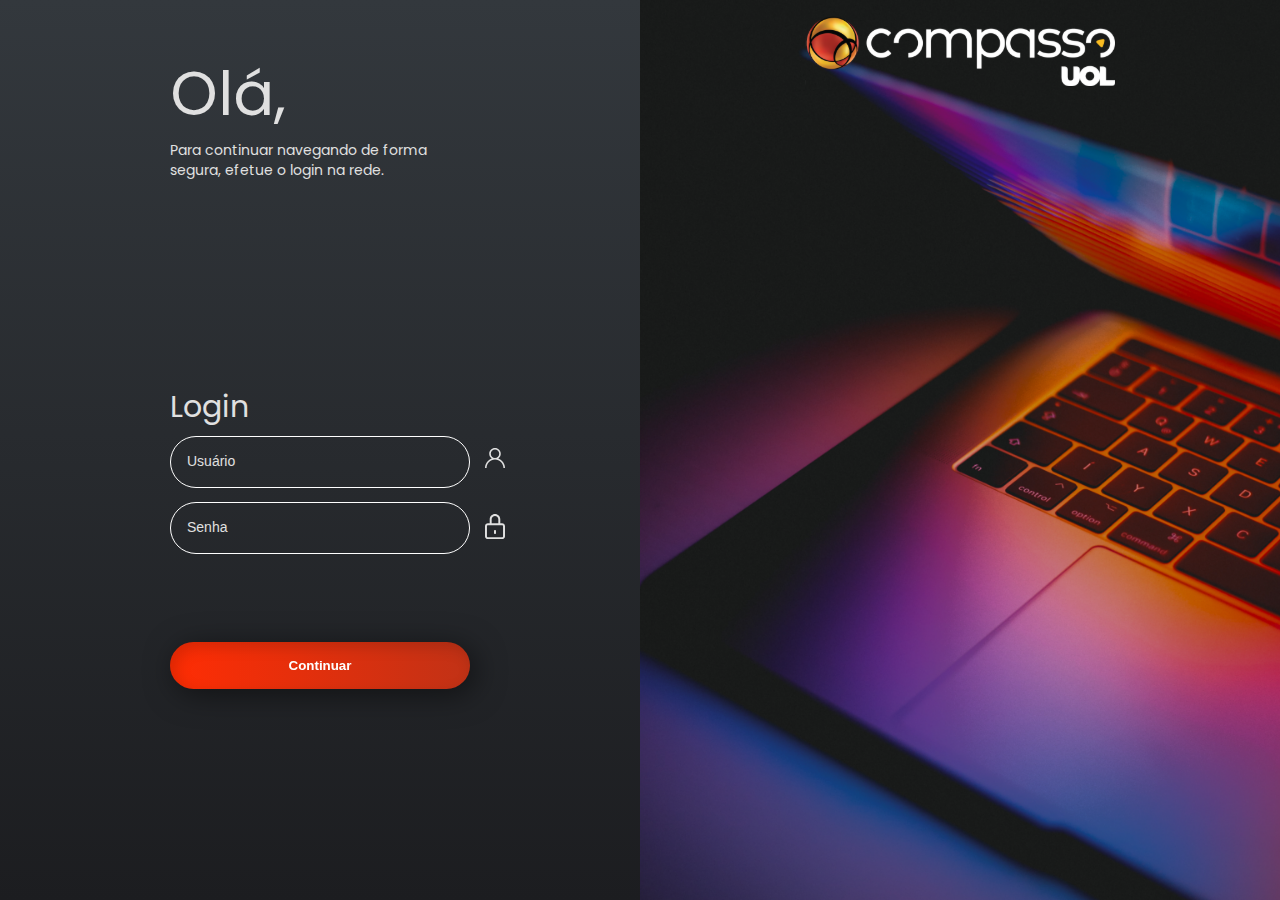
<file: index.html>
<!DOCTYPE html>
<html lang="pt-br">

<head>
  <meta charset="UTF-8">
  <meta http-equiv="X-UA-Compatible" content="IE=edge">
  <meta name="viewport" content="width=device-width, initial-scale=1.0">
  <link rel="icon" type="image/png" sizes="16x16" href="./src/assets/favicon-16x16.png">
  <link rel="preconnect" href="https://fonts.googleapis.com">
  <link rel="preconnect" href="https://fonts.gstatic.com" crossorigin>
  <link href="https://fonts.googleapis.com/css2?family=Nunito:wght@400;700&family=Poppins:wght@400;700&display=swap"
    rel="stylesheet">
  <link rel="stylesheet" href="./src/styles/reset/reset.css">
  <link rel="stylesheet" href="./src/styles/main.css">
  <title>Compass - Login</title>
</head>

<body>
  <main class="container_tela-login">

    <img src="./src/assets/logo-compass.svg" alt="" class="logo_compass-login">

    <section id="tela-login__login">
      <div class="container_login">
        <div class="tela-login__login-header">
          <h1 class="tela-login__login-header__titulo">Olá,</h1>
          <p class="tela-login__login-header__description">Para continuar navegando de forma segura, efetue o login na
            rede.</p>
        </div>
  
        <form class="form__login">
          <h2 class="form__login-titulo">Login</h2>
  
          <div class="form__login-group">
            <label for="usuario" class="form__login-group_label"><img src="./src/assets/icon-user.svg" alt=""
                class="icon"></label>
            <input type="email" id="usuario" name="usuario" class="usuario input-login" placeholder="Usuário">
          </div>
  
          <div class="form__login-group">
            <label for="senha" class="form__login-group_label"><img src="./src/assets/cadeado.svg" alt=""
                class="icon"></label>
            <input type="password" id="senha" name="senha" class="senha input-login" placeholder="Senha">
          </div>
  
          <p class="form__login-error">
            Ops, usuário ou senha inválidos. Tente novamente!
          </p>
  
          <input type="submit" value="Continuar" class="input-button">
        </form>
      </div>
    </section>


    <section id="tela-login__imagem">

      <img src="./src/assets/logo-compass.svg" alt="Logo da CompassUOL" class="tela-login__imagem-logo">

    </section>
  </main>
  <script type="module" src="./src/scripts/dadosUsuario.js"></script>
</body>

</html>
</file>
<file: src/styles/main.css>
.container_tela-login {
  width: 100%;
  height: 100vh;
  display: flex;
  flex-flow: row wrap;
  background: linear-gradient(180deg, #33383D 0%, #1C1D20 100%);
}
.container_tela-login .logo_compass-login {
  display: none;
  height: 100%;
  max-height: 10%;
}
.container_tela-login #tela-login__login {
  width: 50%;
}
.container_tela-login #tela-login__login .container_login {
  width: 90%;
  margin: 0 auto;
  height: 100%;
  display: flex;
  justify-content: center;
  align-items: center;
  flex-direction: column;
}
.container_tela-login #tela-login__login .container_login .tela-login__login-header {
  width: 100%;
  max-width: 300px;
  margin-top: 4rem;
}
.container_tela-login #tela-login__login .container_login .tela-login__login-header .tela-login__login-header__titulo {
  padding-bottom: 1rem;
  color: #E0E0E0;
  font-size: 3.75rem;
}
.container_tela-login #tela-login__login .container_login .tela-login__login-header .tela-login__login-header__description {
  font-size: 0.875rem;
  color: #E0E0E0;
  line-height: 20px;
}
.container_tela-login #tela-login__login .container_login .form__login {
  width: 100%;
  max-width: 300px;
  height: 100%;
  display: flex;
  align-items: center;
  flex-direction: column;
  justify-content: center;
}
.container_tela-login #tela-login__login .container_login .form__login .form__login-titulo {
  font-size: 1.875rem;
  color: #E0E0E0;
  margin-bottom: 1rem;
  align-self: flex-start;
}
.container_tela-login #tela-login__login .container_login .form__login .form__login-group {
  display: flex;
  align-items: flex-end;
  position: relative;
  margin-bottom: 1rem;
  width: 100%;
  max-width: 420px;
  height: 100%;
  max-height: 50px;
}
.container_tela-login #tela-login__login .container_login .form__login .form__login-group .form__login-group_label {
  position: absolute;
  top: 10px;
  left: 315px;
  color: #E0E0E0;
  transition: all 0.5s;
}
.container_tela-login #tela-login__login .container_login .form__login .form__login-group .animation {
  left: 260px;
  transition: all 0.5s;
}
.container_tela-login #tela-login__login .container_login .form__login .form__login-error {
  color: #E9B425;
  font-weight: 700;
  text-align: center;
  line-height: 20px;
  visibility: hidden;
}
.container_tela-login #tela-login__imagem {
  width: 50%;
  background-image: url(../assets/img-login.png);
  background-position: center;
  background-repeat: no-repeat;
  background-size: cover;
  text-align: center;
}
.container_tela-login #tela-login__imagem .tela-login__imagem-logo {
  width: 90%;
  max-width: 310px;
  margin: 1rem auto 0 auto;
}

@media screen and (max-width: 768px) {
  .container_tela-login {
    flex-direction: column;
  }
  .container_tela-login .logo_compass-login {
    display: block;
    padding: 2rem;
  }
  .container_tela-login #tela-login__login {
    width: 100%;
    display: flex;
    justify-content: center;
    align-items: center;
    height: 80%;
  }
  .container_tela-login #tela-login__login .container_login .tela-login__login-header {
    margin-top: 2rem;
  }
  #tela-login__imagem {
    display: none;
  }
}
@media screen and (max-width: 375px) {
  .container_tela-login #tela-login__login .container_login {
    width: 95%;
  }
  .container_tela-login #tela-login__login .container_login .form__login .form__login-group .form__login-group_label {
    left: 310px;
  }
}
body {
  box-sizing: border-box;
  font-family: "Poppins", sans-serif;
  font-size: 1rem;
}

.input-login {
  border: none;
  border-radius: 50px;
  border: 1px solid #FFFFFF;
  padding: 0 3rem 0 1rem;
  background: transparent;
  outline: none;
  color: #E0E0E0;
  width: 100%;
  height: 100%;
}
.input-login::-moz-placeholder {
  color: #E0E0E0;
  font-size: 0.875rem;
  line-height: 20px;
}
.input-login:-ms-input-placeholder {
  color: #E0E0E0;
  font-size: 0.875rem;
  line-height: 20px;
}
.input-login::placeholder {
  color: #E0E0E0;
  font-size: 0.875rem;
  line-height: 20px;
}

.input-button {
  margin-top: 2rem;
  border: none;
  border-radius: 50px;
  width: 100%;
  padding: 1rem;
  background: linear-gradient(90deg, #FF2D04 0%, #C13216 100%);
  box-shadow: inset 5px 5px 15px rgba(0, 0, 0, 0.15);
  color: #FFFFFF;
  filter: drop-shadow(5px 5px 15px rgba(0, 0, 0, 0.5));
  font-weight: 700;
  cursor: pointer;
}

#body_home {
  background: linear-gradient(105.96deg, #FFFFFF 0%, #F0F0F0 97.86%);
  width: 100%;
  height: 100vh;
}
#body_home #home {
  width: 100%;
  height: 100%;
  background-image: url(../assets/img-home.png);
  background-repeat: no-repeat;
  background-position: 0 bottom;
  background-size: 28%;
  font-family: "Poppins", sans-serif;
  display: grid;
  grid-template-rows: 15% 74% 11%;
}
#body_home #home:first-child {
  margin: 0;
}
#body_home #home .tablet_logo_uol {
  display: none;
}
#body_home #home #home__missao {
  height: 100%;
  display: flex;
  justify-content: center;
  align-items: flex-end;
  flex-direction: column;
  text-align: end;
  margin-right: 5rem;
}
#body_home #home #home__missao .home__missao-texto .primeiro-filho {
  font-size: 2rem !important;
}
#body_home #home #home__missao .home__missao-texto .home__missao-texto-ingles {
  color: #C12D18;
  font-size: 3rem;
  font-weight: 700;
}
#body_home #home #home__missao .home__missao-texto .home__missao-texto-traduzido {
  color: #222222;
  line-height: 30px;
}

@media screen and (max-width: 1260px) {
  #body_home #home #home__missao .home__missao-texto .home__missao-texto-ingles {
    font-size: 2.5rem;
  }
}
@media screen and (max-width: 1024px) {
  #body_home #home {
    background-size: 30%;
  }
  #body_home #home #home__missao .home__missao-texto .home__missao-texto-ingles {
    font-size: 2rem;
  }
}
@media screen and (max-width: 825px) {
  #body_home #home {
    background-size: 35%;
  }
  #body_home #home #home__missao {
    margin-right: 3rem;
  }
  #body_home #home #home__missao .home__missao-texto .home__missao-texto-ingles {
    font-size: 1.5rem;
  }
}
@media screen and (max-width: 540px) {
  #body_home {
    height: auto;
  }
  #body_home #home {
    background: none;
    display: flex;
    flex-direction: column;
  }
  #body_home #home .tablet_logo_uol {
    display: block;
    align-self: center;
    width: 40%;
    margin-top: 3rem;
  }
  #body_home #home #home__missao {
    margin-top: 5rem;
    margin-bottom: 8rem;
  }
  #body_home #home #home__missao .home__missao-texto .home__missao-texto-ingles {
    font-size: 1.5rem;
  }
}
@media screen and (max-width: 425px) {
  #body_home #home #home__missao {
    align-self: center;
    margin: 7rem 0 7rem 0;
    width: 100%;
  }
  #body_home #home #home__missao .home__missao-texto {
    text-align: center;
    width: 95%;
    margin: 0 auto;
  }
  #body_home #home #home__missao .home__missao-texto .home__missao-texto-ingles {
    font-size: 1.5rem;
  }
  #body_home #home #home__missao .home__missao-texto .home__missao-texto-traduzido {
    font-size: 0.875rem;
  }
}
#home__header {
  width: 95%;
  margin: 0 auto;
  height: 100%;
  max-height: 9rem;
  padding-top: 1rem;
  display: flex;
  justify-content: space-between;
  align-items: flex-start;
  flex-wrap: wrap;
}
#home__header .home__header-hora {
  text-align: center;
}
#home__header .home__header-hora .home__header-hora__titulo {
  font-size: 8rem;
  font-weight: 700;
  color: #222222;
}
#home__header .home__header-hora .home__header-hora__data {
  font-size: 0.875rem;
  color: #222222;
  margin-top: -0.8rem;
}
#home__header .home__header-localizacao {
  display: flex;
  flex-direction: column;
  align-items: center;
}
#home__header .home__header-localizacao .home__header-localidade {
  font-size: 0.875rem;
  color: #222222;
  margin-bottom: 0.5rem;
}
#home__header .home__header-localizacao .home__header-localizacao__clima {
  display: flex;
  align-items: center;
}
#home__header .home__header-localizacao .home__header-localizacao__clima .home__header-localizacao__clima-estacao {
  width: 100%;
  max-width: 48px;
  max-height: 48px;
  height: 100%;
  margin-right: 10px;
}
#home__header .home__header-localizacao .home__header-localizacao__clima .home__header-localizacao__clima-temperatura {
  font-size: 3rem;
  color: #222222;
  font-weight: 700;
}

@media screen and (max-width: 768px) {
  #home__header .home__header-hora .home__header-hora__titulo {
    font-size: 5.5rem;
  }
  #home__header .home__header-hora .home__header-hora__data {
    font-size: 12px;
    margin: 0;
  }
}
@media screen and (max-width: 540px) {
  #home__header {
    height: auto;
  }
  #home__header .logo_uol {
    display: none;
  }
  #home__header .home__header-hora .home__header-hora__titulo {
    font-size: 4rem;
  }
  #home__header .home__header-hora .home__header-hora__data {
    font-size: 10px;
    margin: 0;
  }
}
@media screen and (max-width: 375px) {
  #home__header .home__header-hora .home__header-hora__titulo {
    font-size: 3rem;
  }
  #home__header .home__header-hora .home__header-hora__data {
    font-size: 8px;
    margin: 0;
  }
  #home__header .home__header-localizacao .home__header-localidade {
    font-size: 0.75rem;
  }
  #home__header .home__header-localizacao .home__header-localizacao__clima .home__header-localizacao__clima-temperatura {
    font-size: 2rem;
  }
  #home__header .home__header-localizacao .home__header-localizacao__clima .home__header-localizacao__clima-estacao {
    max-width: 38px;
    max-height: 38px;
  }
}
#footer {
  height: 100%;
  width: 100%;
  background: linear-gradient(90.16deg, #33383D 0%, #1C1D20 100%);
  display: flex;
  justify-content: space-between;
  align-items: center;
  color: #FFFFFF;
}
#footer .footer_logo_uol {
  display: none;
}
#footer .footer__texto {
  padding: 1rem 3rem 1rem 5rem;
  width: 100%;
  max-width: 540px;
  font-size: 0.75rem;
  text-align: end;
  line-height: 15px;
  border-right: 1px solid #FFFFFF;
}
#footer .footer_temporizador {
  display: flex;
  align-items: center;
  width: 100%;
  max-width: 250px;
}
#footer .footer_temporizador .footer_temporizador-texto {
  width: 50%;
  text-align: end;
  font-size: 14px;
  line-height: 20px;
}
#footer .footer_temporizador .footer_temporizador-contador {
  padding: 0.5rem 0;
  text-align: center;
  width: 50%;
}
#footer .footer_temporizador .footer_temporizador-contador .footer_temporizador-contador_segundos {
  font-size: 2.5rem;
  font-weight: 700;
}
#footer .footer_temporizador .footer_temporizador-contador .footer_temporizador-contador-texto {
  font-size: 0.75rem;
  color: #FFFFFF;
}
#footer .footer_buttons {
  width: 100%;
  max-width: 260px;
  height: 100%;
  display: flex;
}
#footer .footer_buttons .container_footer_button {
  display: flex;
  text-align: center;
  justify-content: center;
  height: 100%;
  width: 50%;
}
#footer .footer_buttons .container_footer_button .button {
  font-size: 0.82rem;
  line-height: 15px;
  border: none;
  cursor: pointer;
  width: 100%;
  height: 100%;
}
#footer .footer_buttons .container_footer_button .link_button {
  width: 100%;
  height: 100%;
  display: flex;
  justify-content: center;
  align-items: center;
  text-decoration: none;
}
#footer .footer_buttons .container_footer_button .footer_button-continuar {
  color: #C12D18;
  background-color: #FFFFFF;
}
#footer .footer_buttons .container_footer_button .footer_button-voltar {
  color: #FFFFFF;
  background: transparent;
  font-weight: 700;
}

@media screen and (max-width: 1024px) {
  #footer .footer__texto {
    font-size: 0.625rem;
    padding: 0 2rem 0 4rem;
  }
}
@media screen and (max-width: 768px) {
  #footer .footer__texto {
    padding: 0 2rem 0 2rem;
    font-size: 0.625rem;
    line-height: 12px;
  }
  #footer .footer_temporizador {
    max-width: 200px;
  }
  #footer .footer_temporizador .footer_temporizador-texto {
    font-size: 0.75rem;
  }
  #footer .footer_temporizador .footer_temporizador-contador .footer_temporizador-contador_segundos {
    font-size: 2.2rem;
  }
  #footer .footer_buttons {
    max-width: 220px;
  }
}
@media screen and (max-width: 540px) {
  #footer {
    height: auto;
    width: auto;
    flex-direction: column;
    text-align: center;
    padding: 1rem 2rem;
  }
  #footer .footer_logo_uol {
    display: block;
    margin: 1rem 0;
  }
  #footer .footer__texto {
    margin-top: 1rem;
    padding: 0;
    text-align: center;
    font-size: 12px;
    border: none;
  }
  #footer .footer_temporizador {
    margin: 2rem 0;
  }
  #footer .footer_temporizador .footer_temporizador-texto {
    text-align: center;
    font-size: 0.75rem;
  }
  #footer .footer_temporizador .footer_temporizador-contador .footer_temporizador-contador_segundos {
    font-size: 3rem;
  }
  #footer .footer_buttons {
    align-items: center;
  }
  #footer .footer_buttons .container_footer_button {
    height: 100%;
  }
  #footer .footer_buttons .container_footer_button .button {
    padding: 1rem;
  }
}
#alert_modal,
#alert_modal_logout {
  width: 100%;
  height: 100vh;
  display: none;
  position: fixed;
  justify-content: center;
  align-items: center;
  background: rgba(0, 0, 0, 0.5);
}
#alert_modal .container_modal,
#alert_modal_logout .container_modal {
  width: 90%;
  margin: 0 auto;
  height: 100%;
  max-height: 300px;
  display: flex;
  align-items: center;
  justify-content: center;
}
#alert_modal .container_modal .modal,
#alert_modal_logout .container_modal .modal {
  width: 100%;
  max-width: 500px;
  height: 100%;
  background-color: #FFFFFF;
  background-image: url(../assets/img-home.png);
  background-repeat: no-repeat;
  background-position: 0 bottom;
  background-size: 30%;
  border-radius: 50px;
  text-align: center;
  position: relative;
}
#alert_modal .container_modal .modal .modal_fechar,
#alert_modal_logout .container_modal .modal .modal_fechar {
  display: flex;
  justify-content: center;
  align-items: center;
  position: absolute;
  background: linear-gradient(90deg, #FF2D04 0%, #C13216 100%);
  width: 100%;
  max-width: 50px;
  height: 100%;
  max-height: 50px;
  border-radius: 50%;
  color: #E0E0E0;
  border: none;
  font-size: 1.5rem;
  font-weight: 700;
  cursor: pointer;
}
#alert_modal .container_modal .modal .modal_fechar:hover,
#alert_modal_logout .container_modal .modal .modal_fechar:hover {
  opacity: 0.9;
  transition: all 0.3s;
}
#alert_modal .container_modal .modal .mensagem_modal,
#alert_modal_logout .container_modal .modal .mensagem_modal {
  margin-top: 3rem;
  font-size: 1.5rem;
  color: #C12D18;
}
#alert_modal .container_modal .modal .modal_buttons,
#alert_modal_logout .container_modal .modal .modal_buttons {
  margin-top: 5rem;
  margin-left: 1rem;
}
#alert_modal .container_modal .modal .modal_buttons .button_modal,
#alert_modal_logout .container_modal .modal .modal_buttons .button_modal {
  padding: 1rem;
  border: none;
  border-radius: 20px;
  background: linear-gradient(90deg, #FF2D04 0%, #C13216 100%);
  color: #FFFFFF;
  font-size: 1.5rem;
  cursor: pointer;
}
#alert_modal .container_modal .modal .modal_buttons .button_modal:hover,
#alert_modal_logout .container_modal .modal .modal_buttons .button_modal:hover {
  opacity: 0.8;
  transition: all 0.3s;
}

@media screen and (max-width: 540px) {
  #alert_modal .container_modal .modal .mensagem_modal,
#alert_modal_logout .container_modal .modal .mensagem_modal {
    margin-top: 4rem;
  }
}/*# sourceMappingURL=main.css.map */
</file>
